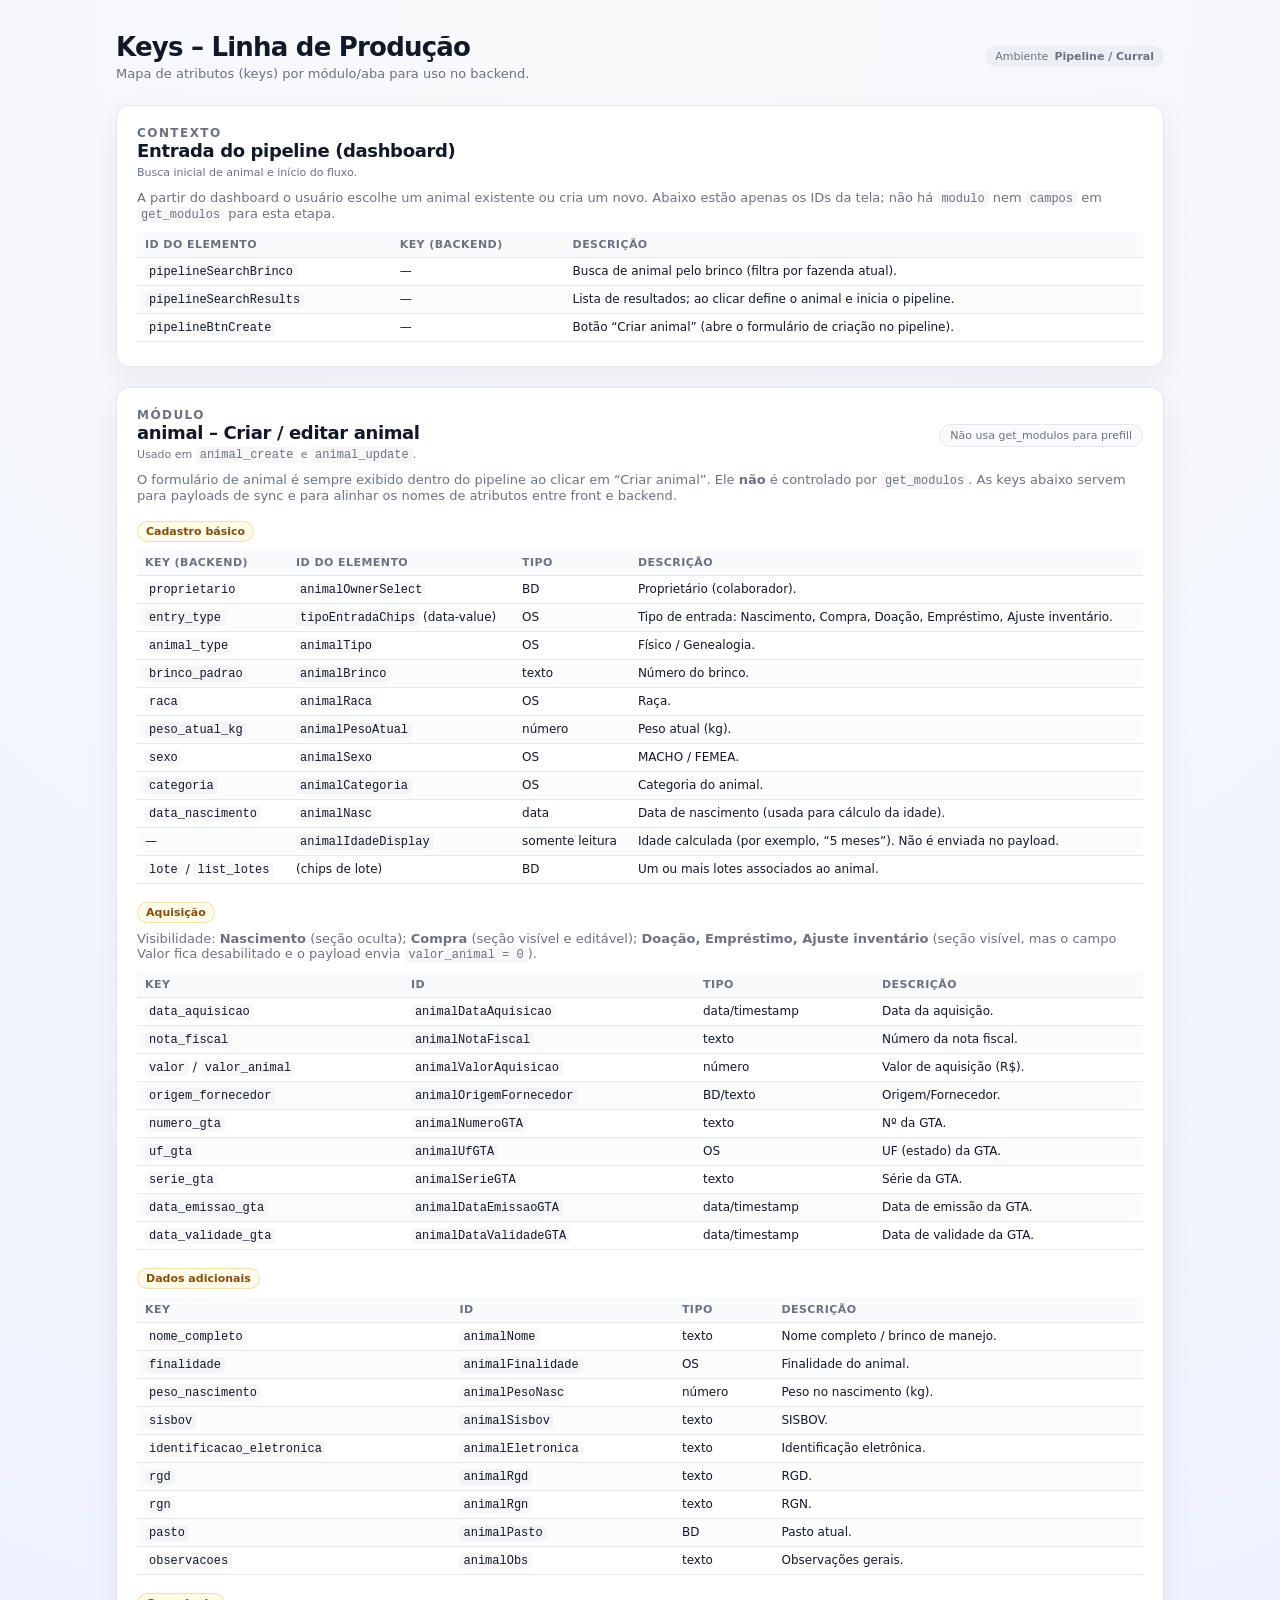
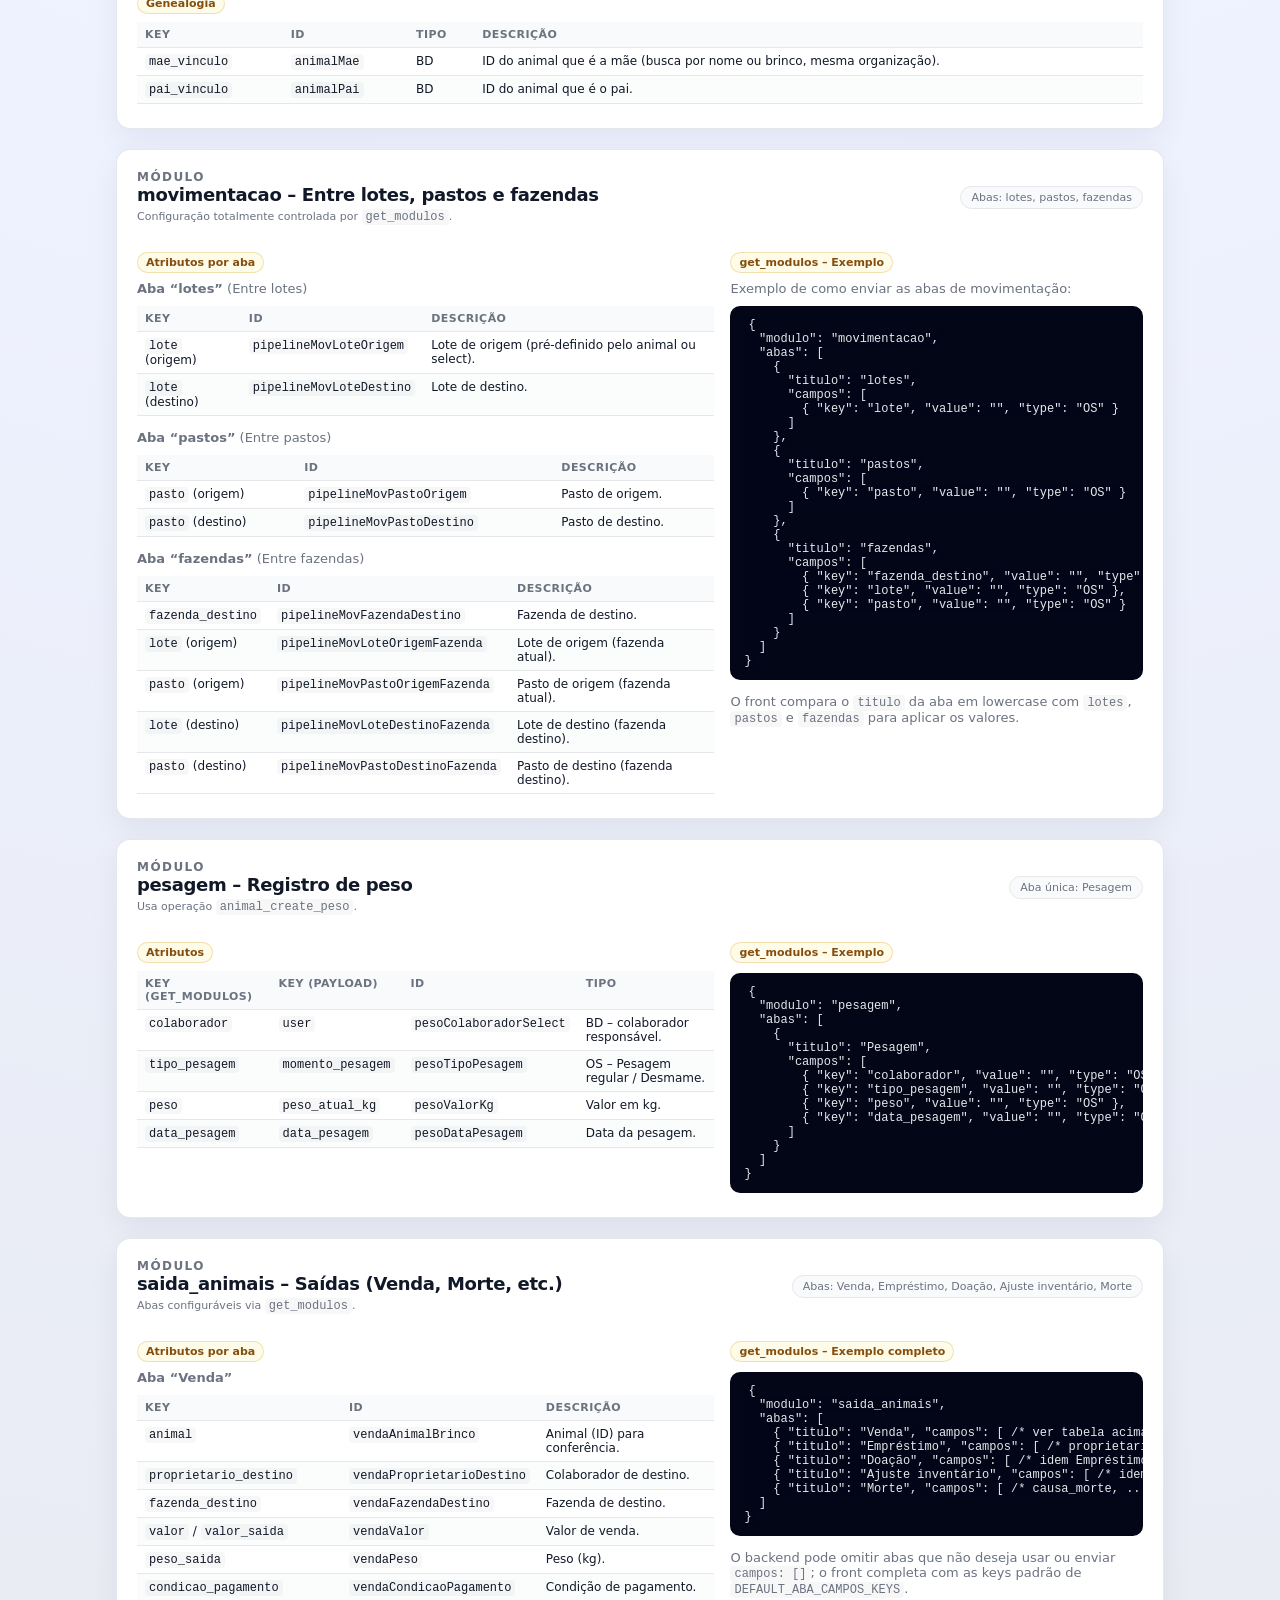
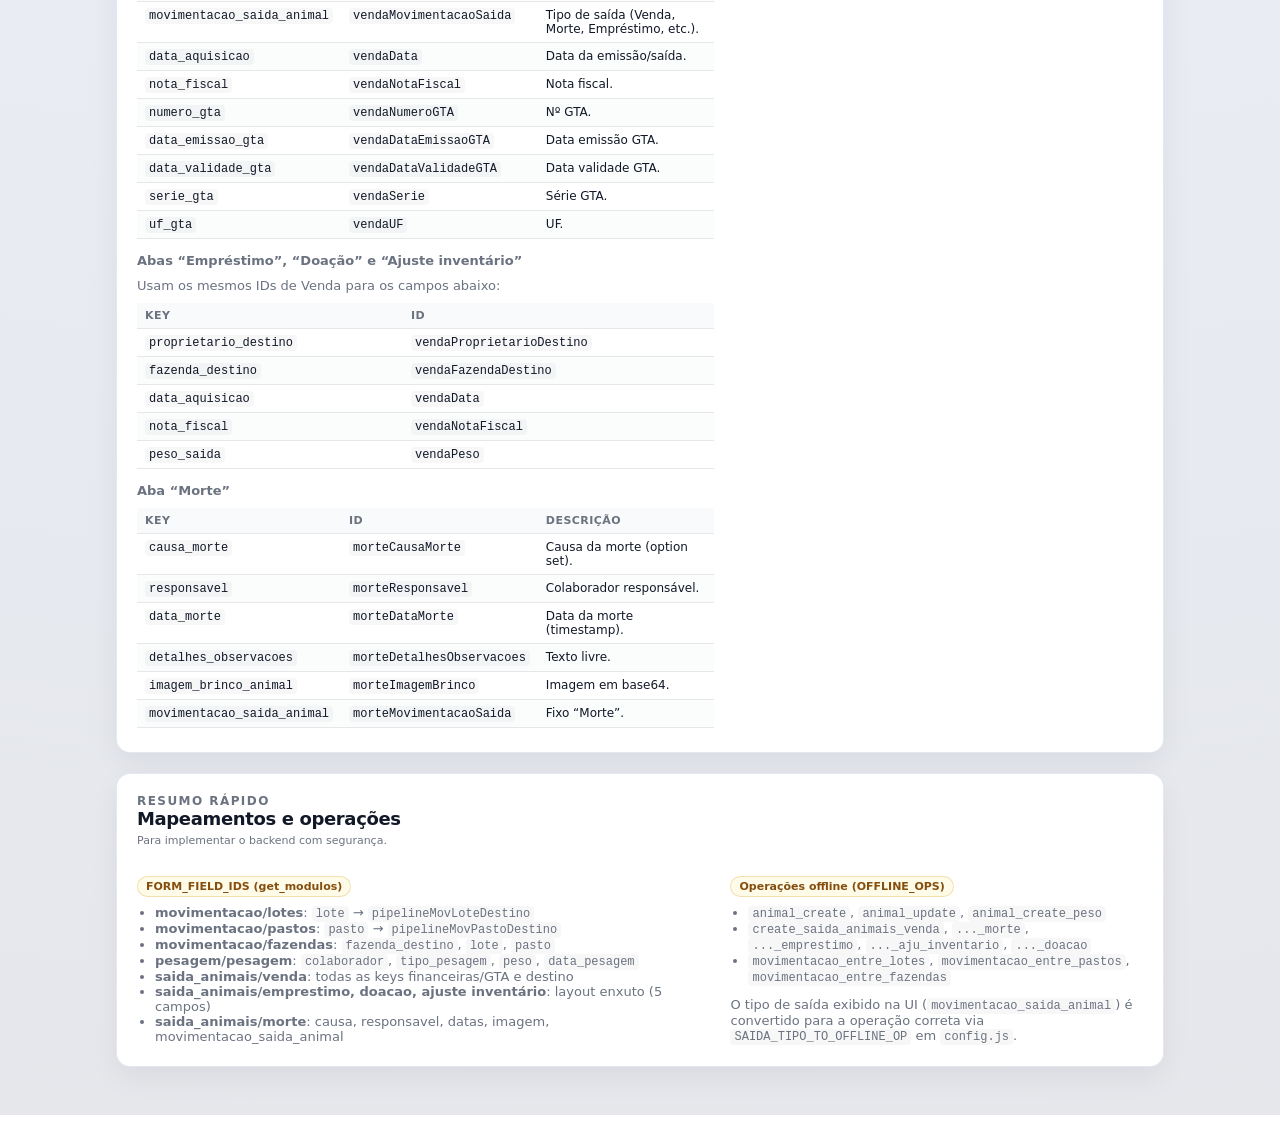
<file: assets/desktop/docs.html>
<!DOCTYPE html>
<html lang="pt-BR">
<head>
  <meta charset="UTF-8" />
  <title>Keys – Linha de Produção Bovichain</title>
  <meta name="viewport" content="width=device-width, initial-scale=1" />
  <style>
    :root {
      --bg: #f3f4f6;
      --bg-card: #ffffff;
      --text: #111827;
      --muted: #6b7280;
      --border: #e5e7eb;
      --accent: #d4e844;
      --accent-soft: #fefce8;
      --radius-lg: 14px;
      --radius-md: 10px;
      --shadow: 0 10px 30px rgba(15, 23, 42, 0.06);
      --font-main: system-ui, -apple-system, BlinkMacSystemFont, "SF Pro Text",
        "Helvetica Neue", Arial, sans-serif;
    }

    * {
      box-sizing: border-box;
    }

    body {
      margin: 0;
      font-family: var(--font-main);
      background: radial-gradient(circle at top, #f9fafb 0, #eef2ff 40%, #e5e7eb 100%);
      color: var(--text);
    }

    .page {
      max-width: 1080px;
      margin: 32px auto 48px;
      padding: 0 16px;
    }

    .page-header {
      display: flex;
      align-items: center;
      justify-content: space-between;
      gap: 16px;
      margin-bottom: 24px;
    }

    .page-title-wrap h1 {
      margin: 0;
      font-size: 26px;
      letter-spacing: -0.03em;
    }

    .page-title-wrap p {
      margin: 4px 0 0;
      font-size: 13px;
      color: var(--muted);
    }

    .tag {
      display: inline-flex;
      align-items: center;
      gap: 6px;
      padding: 4px 10px;
      border-radius: 999px;
      background: rgba(17, 24, 39, 0.04);
      font-size: 11px;
      color: var(--muted);
    }

    .card {
      background: var(--bg-card);
      border-radius: var(--radius-lg);
      box-shadow: var(--shadow);
      border: 1px solid rgba(148, 163, 184, 0.25);
      padding: 20px 20px 10px;
      margin-bottom: 20px;
    }

    .card-header {
      display: flex;
      align-items: center;
      justify-content: space-between;
      gap: 12px;
      margin-bottom: 10px;
    }

    .card-header h2 {
      margin: 0;
      font-size: 18px;
      letter-spacing: -0.02em;
    }

    .card-header small {
      font-size: 11px;
      color: var(--muted);
    }

    .pill {
      padding: 4px 10px;
      border-radius: 999px;
      font-size: 11px;
      border: 1px solid #e5e7eb;
      background: #f9fafb;
      color: var(--muted);
      white-space: nowrap;
    }

    h3 {
      margin: 18px 0 8px;
      font-size: 15px;
    }

    p {
      font-size: 13px;
      color: var(--muted);
      margin: 4px 0 10px;
    }

    ul {
      margin: 4px 0 12px 18px;
      padding: 0;
      font-size: 13px;
      color: var(--muted);
    }

    code {
      font-family: "SF Mono", ui-monospace, Menlo, Monaco, Consolas, "Liberation Mono",
        "Courier New", monospace;
      font-size: 12px;
      background: rgba(15, 23, 42, 0.03);
      padding: 1px 4px;
      border-radius: 4px;
    }

    pre {
      margin: 10px 0 14px;
      padding: 12px 14px;
      border-radius: var(--radius-md);
      background: #020617;
      color: #e5e7eb;
      font-size: 12px;
      overflow-x: auto;
    }

    table {
      width: 100%;
      border-collapse: collapse;
      margin: 8px 0 14px;
      font-size: 12px;
    }

    thead {
      background: #f9fafb;
    }

    th,
    td {
      padding: 6px 8px;
      border-bottom: 1px solid var(--border);
      vertical-align: top;
    }

    th {
      text-align: left;
      font-weight: 600;
      font-size: 11px;
      color: var(--muted);
      text-transform: uppercase;
      letter-spacing: 0.04em;
    }

    tbody tr:nth-child(even) td {
      background: rgba(249, 250, 251, 0.65);
    }

    .module-label {
      font-weight: 600;
      font-size: 12px;
      color: var(--muted);
      text-transform: uppercase;
      letter-spacing: 0.12em;
    }

    .section-chip {
      display: inline-flex;
      align-items: center;
      gap: 6px;
      padding: 3px 8px;
      border-radius: 999px;
      font-size: 11px;
      background: var(--accent-soft);
      border: 1px solid rgba(202, 138, 4, 0.25);
      color: #854d0e;
    }

    .grid-2 {
      display: grid;
      grid-template-columns: minmax(0, 1.4fr) minmax(0, 1fr);
      gap: 16px;
    }

    @media (max-width: 840px) {
      .page {
        margin-top: 20px;
      }

      .grid-2 {
        grid-template-columns: minmax(0, 1fr);
      }

      .card {
        padding: 16px 14px 8px;
      }
    }
  </style>
</head>
<body>
  <main class="page">
    <header class="page-header">
      <div class="page-title-wrap">
        <h1>Keys – Linha de Produção</h1>
        <p>Mapa de atributos (keys) por módulo/aba para uso no backend.</p>
      </div>
      <span class="tag">
        <span>Ambiente</span>
        <strong>Pipeline / Curral</strong>
      </span>
    </header>

    <!-- CONTEXTO GERAL -->
    <section class="card">
      <div class="card-header">
        <div>
          <div class="module-label">Contexto</div>
          <h2>Entrada do pipeline (dashboard)</h2>
          <small>Busca inicial de animal e início do fluxo.</small>
        </div>
      </div>
      <p>
        A partir do dashboard o usuário escolhe um animal existente ou cria um novo.
        Abaixo estão apenas os IDs da tela; não há <code>modulo</code> nem
        <code>campos</code> em <code>get_modulos</code> para esta etapa.
      </p>
      <table>
        <thead>
          <tr>
            <th>ID do elemento</th>
            <th>Key (backend)</th>
            <th>Descrição</th>
          </tr>
        </thead>
        <tbody>
          <tr>
            <td><code>pipelineSearchBrinco</code></td>
            <td>—</td>
            <td>Busca de animal pelo brinco (filtra por fazenda atual).</td>
          </tr>
          <tr>
            <td><code>pipelineSearchResults</code></td>
            <td>—</td>
            <td>Lista de resultados; ao clicar define o animal e inicia o pipeline.</td>
          </tr>
          <tr>
            <td><code>pipelineBtnCreate</code></td>
            <td>—</td>
            <td>Botão “Criar animal” (abre o formulário de criação no pipeline).</td>
          </tr>
        </tbody>
      </table>
    </section>

    <!-- MODULO ANIMAL -->
    <section class="card">
      <div class="card-header">
        <div>
          <div class="module-label">Módulo</div>
          <h2>animal – Criar / editar animal</h2>
          <small>Usado em <code>animal_create</code> e <code>animal_update</code>.</small>
        </div>
        <span class="pill">Não usa get_modulos para prefill</span>
      </div>
      <p>
        O formulário de animal é sempre exibido dentro do pipeline ao clicar em “Criar animal”.
        Ele <strong>não</strong> é controlado por <code>get_modulos</code>.
        As keys abaixo servem para payloads de sync e para alinhar os nomes de atributos
        entre front e backend.
      </p>

      <h3><span class="section-chip">Cadastro básico</span></h3>
      <table>
        <thead>
          <tr>
            <th>Key (backend)</th>
            <th>ID do elemento</th>
            <th>Tipo</th>
            <th>Descrição</th>
          </tr>
        </thead>
        <tbody>
          <tr>
            <td><code>proprietario</code></td>
            <td><code>animalOwnerSelect</code></td>
            <td>BD</td>
            <td>Proprietário (colaborador).</td>
          </tr>
          <tr>
            <td><code>entry_type</code></td>
            <td><code>tipoEntradaChips</code> (data-value)</td>
            <td>OS</td>
            <td>Tipo de entrada: Nascimento, Compra, Doação, Empréstimo, Ajuste inventário.</td>
          </tr>
          <tr>
            <td><code>animal_type</code></td>
            <td><code>animalTipo</code></td>
            <td>OS</td>
            <td>Físico / Genealogia.</td>
          </tr>
          <tr>
            <td><code>brinco_padrao</code></td>
            <td><code>animalBrinco</code></td>
            <td>texto</td>
            <td>Número do brinco.</td>
          </tr>
          <tr>
            <td><code>raca</code></td>
            <td><code>animalRaca</code></td>
            <td>OS</td>
            <td>Raça.</td>
          </tr>
          <tr>
            <td><code>peso_atual_kg</code></td>
            <td><code>animalPesoAtual</code></td>
            <td>número</td>
            <td>Peso atual (kg).</td>
          </tr>
          <tr>
            <td><code>sexo</code></td>
            <td><code>animalSexo</code></td>
            <td>OS</td>
            <td>MACHO / FEMEA.</td>
          </tr>
          <tr>
            <td><code>categoria</code></td>
            <td><code>animalCategoria</code></td>
            <td>OS</td>
            <td>Categoria do animal.</td>
          </tr>
          <tr>
            <td><code>data_nascimento</code></td>
            <td><code>animalNasc</code></td>
            <td>data</td>
            <td>Data de nascimento (usada para cálculo da idade).</td>
          </tr>
          <tr>
            <td>—</td>
            <td><code>animalIdadeDisplay</code></td>
            <td>somente leitura</td>
            <td>Idade calculada (por exemplo, “5 meses”). Não é enviada no payload.</td>
          </tr>
          <tr>
            <td><code>lote</code> / <code>list_lotes</code></td>
            <td>(chips de lote)</td>
            <td>BD</td>
            <td>Um ou mais lotes associados ao animal.</td>
          </tr>
        </tbody>
      </table>

      <h3><span class="section-chip">Aquisição</span></h3>
      <p>
        Visibilidade:
        <strong>Nascimento</strong> (seção oculta);
        <strong>Compra</strong> (seção visível e editável);
        <strong>Doação, Empréstimo, Ajuste inventário</strong> (seção visível, mas o campo Valor fica
        desabilitado e o payload envia <code>valor_animal = 0</code>).
      </p>
      <table>
        <thead>
          <tr>
            <th>Key</th>
            <th>ID</th>
            <th>Tipo</th>
            <th>Descrição</th>
          </tr>
        </thead>
        <tbody>
          <tr>
            <td><code>data_aquisicao</code></td>
            <td><code>animalDataAquisicao</code></td>
            <td>data/timestamp</td>
            <td>Data da aquisição.</td>
          </tr>
          <tr>
            <td><code>nota_fiscal</code></td>
            <td><code>animalNotaFiscal</code></td>
            <td>texto</td>
            <td>Número da nota fiscal.</td>
          </tr>
          <tr>
            <td><code>valor</code> / <code>valor_animal</code></td>
            <td><code>animalValorAquisicao</code></td>
            <td>número</td>
            <td>Valor de aquisição (R$).</td>
          </tr>
          <tr>
            <td><code>origem_fornecedor</code></td>
            <td><code>animalOrigemFornecedor</code></td>
            <td>BD/texto</td>
            <td>Origem/Fornecedor.</td>
          </tr>
          <tr>
            <td><code>numero_gta</code></td>
            <td><code>animalNumeroGTA</code></td>
            <td>texto</td>
            <td>Nº da GTA.</td>
          </tr>
          <tr>
            <td><code>uf_gta</code></td>
            <td><code>animalUfGTA</code></td>
            <td>OS</td>
            <td>UF (estado) da GTA.</td>
          </tr>
          <tr>
            <td><code>serie_gta</code></td>
            <td><code>animalSerieGTA</code></td>
            <td>texto</td>
            <td>Série da GTA.</td>
          </tr>
          <tr>
            <td><code>data_emissao_gta</code></td>
            <td><code>animalDataEmissaoGTA</code></td>
            <td>data/timestamp</td>
            <td>Data de emissão da GTA.</td>
          </tr>
          <tr>
            <td><code>data_validade_gta</code></td>
            <td><code>animalDataValidadeGTA</code></td>
            <td>data/timestamp</td>
            <td>Data de validade da GTA.</td>
          </tr>
        </tbody>
      </table>

      <h3><span class="section-chip">Dados adicionais</span></h3>
      <table>
        <thead>
          <tr>
            <th>Key</th>
            <th>ID</th>
            <th>Tipo</th>
            <th>Descrição</th>
          </tr>
        </thead>
        <tbody>
          <tr>
            <td><code>nome_completo</code></td>
            <td><code>animalNome</code></td>
            <td>texto</td>
            <td>Nome completo / brinco de manejo.</td>
          </tr>
          <tr>
            <td><code>finalidade</code></td>
            <td><code>animalFinalidade</code></td>
            <td>OS</td>
            <td>Finalidade do animal.</td>
          </tr>
          <tr>
            <td><code>peso_nascimento</code></td>
            <td><code>animalPesoNasc</code></td>
            <td>número</td>
            <td>Peso no nascimento (kg).</td>
          </tr>
          <tr>
            <td><code>sisbov</code></td>
            <td><code>animalSisbov</code></td>
            <td>texto</td>
            <td>SISBOV.</td>
          </tr>
          <tr>
            <td><code>identificacao_eletronica</code></td>
            <td><code>animalEletronica</code></td>
            <td>texto</td>
            <td>Identificação eletrônica.</td>
          </tr>
          <tr>
            <td><code>rgd</code></td>
            <td><code>animalRgd</code></td>
            <td>texto</td>
            <td>RGD.</td>
          </tr>
          <tr>
            <td><code>rgn</code></td>
            <td><code>animalRgn</code></td>
            <td>texto</td>
            <td>RGN.</td>
          </tr>
          <tr>
            <td><code>pasto</code></td>
            <td><code>animalPasto</code></td>
            <td>BD</td>
            <td>Pasto atual.</td>
          </tr>
          <tr>
            <td><code>observacoes</code></td>
            <td><code>animalObs</code></td>
            <td>texto</td>
            <td>Observações gerais.</td>
          </tr>
        </tbody>
      </table>

      <h3><span class="section-chip">Genealogia</span></h3>
      <table>
        <thead>
          <tr>
            <th>Key</th>
            <th>ID</th>
            <th>Tipo</th>
            <th>Descrição</th>
          </tr>
        </thead>
        <tbody>
          <tr>
            <td><code>mae_vinculo</code></td>
            <td><code>animalMae</code></td>
            <td>BD</td>
            <td>ID do animal que é a mãe (busca por nome ou brinco, mesma organização).</td>
          </tr>
          <tr>
            <td><code>pai_vinculo</code></td>
            <td><code>animalPai</code></td>
            <td>BD</td>
            <td>ID do animal que é o pai.</td>
          </tr>
        </tbody>
      </table>
    </section>

    <!-- MODULO MOVIMENTACAO -->
    <section class="card">
      <div class="card-header">
        <div>
          <div class="module-label">Módulo</div>
          <h2>movimentacao – Entre lotes, pastos e fazendas</h2>
          <small>Configuração totalmente controlada por <code>get_modulos</code>.</small>
        </div>
        <span class="pill">Abas: lotes, pastos, fazendas</span>
      </div>
      <div class="grid-2">
        <div>
          <h3><span class="section-chip">Atributos por aba</span></h3>
          <p><strong>Aba “lotes”</strong> (Entre lotes)</p>
          <table>
            <thead>
              <tr>
                <th>Key</th>
                <th>ID</th>
                <th>Descrição</th>
              </tr>
            </thead>
            <tbody>
              <tr>
                <td><code>lote</code> (origem)</td>
                <td><code>pipelineMovLoteOrigem</code></td>
                <td>Lote de origem (pré-definido pelo animal ou select).</td>
              </tr>
              <tr>
                <td><code>lote</code> (destino)</td>
                <td><code>pipelineMovLoteDestino</code></td>
                <td>Lote de destino.</td>
              </tr>
            </tbody>
          </table>

          <p><strong>Aba “pastos”</strong> (Entre pastos)</p>
          <table>
            <thead>
              <tr>
                <th>Key</th>
                <th>ID</th>
                <th>Descrição</th>
              </tr>
            </thead>
            <tbody>
              <tr>
                <td><code>pasto</code> (origem)</td>
                <td><code>pipelineMovPastoOrigem</code></td>
                <td>Pasto de origem.</td>
              </tr>
              <tr>
                <td><code>pasto</code> (destino)</td>
                <td><code>pipelineMovPastoDestino</code></td>
                <td>Pasto de destino.</td>
              </tr>
            </tbody>
          </table>

          <p><strong>Aba “fazendas”</strong> (Entre fazendas)</p>
          <table>
            <thead>
              <tr>
                <th>Key</th>
                <th>ID</th>
                <th>Descrição</th>
              </tr>
            </thead>
            <tbody>
              <tr>
                <td><code>fazenda_destino</code></td>
                <td><code>pipelineMovFazendaDestino</code></td>
                <td>Fazenda de destino.</td>
              </tr>
              <tr>
                <td><code>lote</code> (origem)</td>
                <td><code>pipelineMovLoteOrigemFazenda</code></td>
                <td>Lote de origem (fazenda atual).</td>
              </tr>
              <tr>
                <td><code>pasto</code> (origem)</td>
                <td><code>pipelineMovPastoOrigemFazenda</code></td>
                <td>Pasto de origem (fazenda atual).</td>
              </tr>
              <tr>
                <td><code>lote</code> (destino)</td>
                <td><code>pipelineMovLoteDestinoFazenda</code></td>
                <td>Lote de destino (fazenda destino).</td>
              </tr>
              <tr>
                <td><code>pasto</code> (destino)</td>
                <td><code>pipelineMovPastoDestinoFazenda</code></td>
                <td>Pasto de destino (fazenda destino).</td>
              </tr>
            </tbody>
          </table>
        </div>
        <div>
          <h3><span class="section-chip">get_modulos – Exemplo</span></h3>
          <p>Exemplo de como enviar as abas de movimentação:</p>
          <pre><code>{
  "modulo": "movimentacao",
  "abas": [
    {
      "titulo": "lotes",
      "campos": [
        { "key": "lote", "value": "", "type": "OS" }
      ]
    },
    {
      "titulo": "pastos",
      "campos": [
        { "key": "pasto", "value": "", "type": "OS" }
      ]
    },
    {
      "titulo": "fazendas",
      "campos": [
        { "key": "fazenda_destino", "value": "", "type": "OS" },
        { "key": "lote", "value": "", "type": "OS" },
        { "key": "pasto", "value": "", "type": "OS" }
      ]
    }
  ]
}</code></pre>
          <p>
            O front compara o <code>titulo</code> da aba em lowercase com
            <code>lotes</code>, <code>pastos</code> e <code>fazendas</code> para aplicar os
            valores.
          </p>
        </div>
      </div>
    </section>

    <!-- MODULO PESAGEM -->
    <section class="card">
      <div class="card-header">
        <div>
          <div class="module-label">Módulo</div>
          <h2>pesagem – Registro de peso</h2>
          <small>Usa operação <code>animal_create_peso</code>.</small>
        </div>
        <span class="pill">Aba única: Pesagem</span>
      </div>
      <div class="grid-2">
        <div>
          <h3><span class="section-chip">Atributos</span></h3>
          <table>
            <thead>
              <tr>
                <th>Key (get_modulos)</th>
                <th>Key (payload)</th>
                <th>ID</th>
                <th>Tipo</th>
              </tr>
            </thead>
            <tbody>
              <tr>
                <td><code>colaborador</code></td>
                <td><code>user</code></td>
                <td><code>pesoColaboradorSelect</code></td>
                <td>BD – colaborador responsável.</td>
              </tr>
              <tr>
                <td><code>tipo_pesagem</code></td>
                <td><code>momento_pesagem</code></td>
                <td><code>pesoTipoPesagem</code></td>
                <td>OS – Pesagem regular / Desmame.</td>
              </tr>
              <tr>
                <td><code>peso</code></td>
                <td><code>peso_atual_kg</code></td>
                <td><code>pesoValorKg</code></td>
                <td>Valor em kg.</td>
              </tr>
              <tr>
                <td><code>data_pesagem</code></td>
                <td><code>data_pesagem</code></td>
                <td><code>pesoDataPesagem</code></td>
                <td>Data da pesagem.</td>
              </tr>
            </tbody>
          </table>
        </div>
        <div>
          <h3><span class="section-chip">get_modulos – Exemplo</span></h3>
          <pre><code>{
  "modulo": "pesagem",
  "abas": [
    {
      "titulo": "Pesagem",
      "campos": [
        { "key": "colaborador", "value": "", "type": "OS" },
        { "key": "tipo_pesagem", "value": "", "type": "OS" },
        { "key": "peso", "value": "", "type": "OS" },
        { "key": "data_pesagem", "value": "", "type": "OS" }
      ]
    }
  ]
}</code></pre>
        </div>
      </div>
    </section>

    <!-- MODULO SAIDA_ANIMAIS -->
    <section class="card">
      <div class="card-header">
        <div>
          <div class="module-label">Módulo</div>
          <h2>saida_animais – Saídas (Venda, Morte, etc.)</h2>
          <small>Abas configuráveis via <code>get_modulos</code>.</small>
        </div>
        <span class="pill">Abas: Venda, Empréstimo, Doação, Ajuste inventário, Morte</span>
      </div>
      <div class="grid-2">
        <div>
          <h3><span class="section-chip">Atributos por aba</span></h3>
          <p><strong>Aba “Venda”</strong></p>
          <table>
            <thead>
              <tr>
                <th>Key</th>
                <th>ID</th>
                <th>Descrição</th>
              </tr>
            </thead>
            <tbody>
              <tr>
                <td><code>animal</code></td>
                <td><code>vendaAnimalBrinco</code></td>
                <td>Animal (ID) para conferência.</td>
              </tr>
              <tr>
                <td><code>proprietario_destino</code></td>
                <td><code>vendaProprietarioDestino</code></td>
                <td>Colaborador de destino.</td>
              </tr>
              <tr>
                <td><code>fazenda_destino</code></td>
                <td><code>vendaFazendaDestino</code></td>
                <td>Fazenda de destino.</td>
              </tr>
              <tr>
                <td><code>valor</code> / <code>valor_saida</code></td>
                <td><code>vendaValor</code></td>
                <td>Valor de venda.</td>
              </tr>
              <tr>
                <td><code>peso_saida</code></td>
                <td><code>vendaPeso</code></td>
                <td>Peso (kg).</td>
              </tr>
              <tr>
                <td><code>condicao_pagamento</code></td>
                <td><code>vendaCondicaoPagamento</code></td>
                <td>Condição de pagamento.</td>
              </tr>
              <tr>
                <td><code>movimentacao_saida_animal</code></td>
                <td><code>vendaMovimentacaoSaida</code></td>
                <td>Tipo de saída (Venda, Morte, Empréstimo, etc.).</td>
              </tr>
              <tr>
                <td><code>data_aquisicao</code></td>
                <td><code>vendaData</code></td>
                <td>Data da emissão/saída.</td>
              </tr>
              <tr>
                <td><code>nota_fiscal</code></td>
                <td><code>vendaNotaFiscal</code></td>
                <td>Nota fiscal.</td>
              </tr>
              <tr>
                <td><code>numero_gta</code></td>
                <td><code>vendaNumeroGTA</code></td>
                <td>Nº GTA.</td>
              </tr>
              <tr>
                <td><code>data_emissao_gta</code></td>
                <td><code>vendaDataEmissaoGTA</code></td>
                <td>Data emissão GTA.</td>
              </tr>
              <tr>
                <td><code>data_validade_gta</code></td>
                <td><code>vendaDataValidadeGTA</code></td>
                <td>Data validade GTA.</td>
              </tr>
              <tr>
                <td><code>serie_gta</code></td>
                <td><code>vendaSerie</code></td>
                <td>Série GTA.</td>
              </tr>
              <tr>
                <td><code>uf_gta</code></td>
                <td><code>vendaUF</code></td>
                <td>UF.</td>
              </tr>
            </tbody>
          </table>

          <p><strong>Abas “Empréstimo”, “Doação” e “Ajuste inventário”</strong></p>
          <p>Usam os mesmos IDs de Venda para os campos abaixo:</p>
          <table>
            <thead>
              <tr>
                <th>Key</th>
                <th>ID</th>
              </tr>
            </thead>
            <tbody>
              <tr>
                <td><code>proprietario_destino</code></td>
                <td><code>vendaProprietarioDestino</code></td>
              </tr>
              <tr>
                <td><code>fazenda_destino</code></td>
                <td><code>vendaFazendaDestino</code></td>
              </tr>
              <tr>
                <td><code>data_aquisicao</code></td>
                <td><code>vendaData</code></td>
              </tr>
              <tr>
                <td><code>nota_fiscal</code></td>
                <td><code>vendaNotaFiscal</code></td>
              </tr>
              <tr>
                <td><code>peso_saida</code></td>
                <td><code>vendaPeso</code></td>
              </tr>
            </tbody>
          </table>

          <p><strong>Aba “Morte”</strong></p>
          <table>
            <thead>
              <tr>
                <th>Key</th>
                <th>ID</th>
                <th>Descrição</th>
              </tr>
            </thead>
            <tbody>
              <tr>
                <td><code>causa_morte</code></td>
                <td><code>morteCausaMorte</code></td>
                <td>Causa da morte (option set).</td>
              </tr>
              <tr>
                <td><code>responsavel</code></td>
                <td><code>morteResponsavel</code></td>
                <td>Colaborador responsável.</td>
              </tr>
              <tr>
                <td><code>data_morte</code></td>
                <td><code>morteDataMorte</code></td>
                <td>Data da morte (timestamp).</td>
              </tr>
              <tr>
                <td><code>detalhes_observacoes</code></td>
                <td><code>morteDetalhesObservacoes</code></td>
                <td>Texto livre.</td>
              </tr>
              <tr>
                <td><code>imagem_brinco_animal</code></td>
                <td><code>morteImagemBrinco</code></td>
                <td>Imagem em base64.</td>
              </tr>
              <tr>
                <td><code>movimentacao_saida_animal</code></td>
                <td><code>morteMovimentacaoSaida</code></td>
                <td>Fixo “Morte”.</td>
              </tr>
            </tbody>
          </table>
        </div>
        <div>
          <h3><span class="section-chip">get_modulos – Exemplo completo</span></h3>
          <pre><code>{
  "modulo": "saida_animais",
  "abas": [
    { "titulo": "Venda", "campos": [ /* ver tabela acima */ ] },
    { "titulo": "Empréstimo", "campos": [ /* proprietario_destino, ... */ ] },
    { "titulo": "Doação", "campos": [ /* idem Empréstimo */ ] },
    { "titulo": "Ajuste inventário", "campos": [ /* idem Empréstimo */ ] },
    { "titulo": "Morte", "campos": [ /* causa_morte, ... */ ] }
  ]
}</code></pre>
          <p>
            O backend pode omitir abas que não deseja usar ou enviar
            <code>campos: []</code>; o front completa com as keys padrão de
            <code>DEFAULT_ABA_CAMPOS_KEYS</code>.
          </p>
        </div>
      </div>
    </section>

    <!-- RODAPÉ RESUMO -->
    <section class="card">
      <div class="card-header">
        <div>
          <div class="module-label">Resumo rápido</div>
          <h2>Mapeamentos e operações</h2>
          <small>Para implementar o backend com segurança.</small>
        </div>
      </div>
      <div class="grid-2">
        <div>
          <h3><span class="section-chip">FORM_FIELD_IDS (get_modulos)</span></h3>
          <ul>
            <li><strong>movimentacao/lotes</strong>: <code>lote</code> → <code>pipelineMovLoteDestino</code></li>
            <li><strong>movimentacao/pastos</strong>: <code>pasto</code> → <code>pipelineMovPastoDestino</code></li>
            <li><strong>movimentacao/fazendas</strong>: <code>fazenda_destino</code>, <code>lote</code>, <code>pasto</code></li>
            <li><strong>pesagem/pesagem</strong>: <code>colaborador</code>, <code>tipo_pesagem</code>, <code>peso</code>, <code>data_pesagem</code></li>
            <li><strong>saida_animais/venda</strong>: todas as keys financeiras/GTA e destino</li>
            <li><strong>saida_animais/emprestimo, doacao, ajuste inventário</strong>: layout enxuto (5 campos)</li>
            <li><strong>saida_animais/morte</strong>: causa, responsavel, datas, imagem, movimentacao_saida_animal</li>
          </ul>
        </div>
        <div>
          <h3><span class="section-chip">Operações offline (OFFLINE_OPS)</span></h3>
          <ul>
            <li><code>animal_create</code>, <code>animal_update</code>, <code>animal_create_peso</code></li>
            <li><code>create_saida_animais_venda</code>, <code>..._morte</code>, <code>..._emprestimo</code>, <code>..._aju_inventario</code>, <code>..._doacao</code></li>
            <li><code>movimentacao_entre_lotes</code>, <code>movimentacao_entre_pastos</code>, <code>movimentacao_entre_fazendas</code></li>
          </ul>
          <p>
            O tipo de saída exibido na UI (<code>movimentacao_saida_animal</code>)
            é convertido para a operação correta via
            <code>SAIDA_TIPO_TO_OFFLINE_OP</code> em <code>config.js</code>.
          </p>
        </div>
      </div>
    </section>
  </main>
</body>
</html>
</file>
